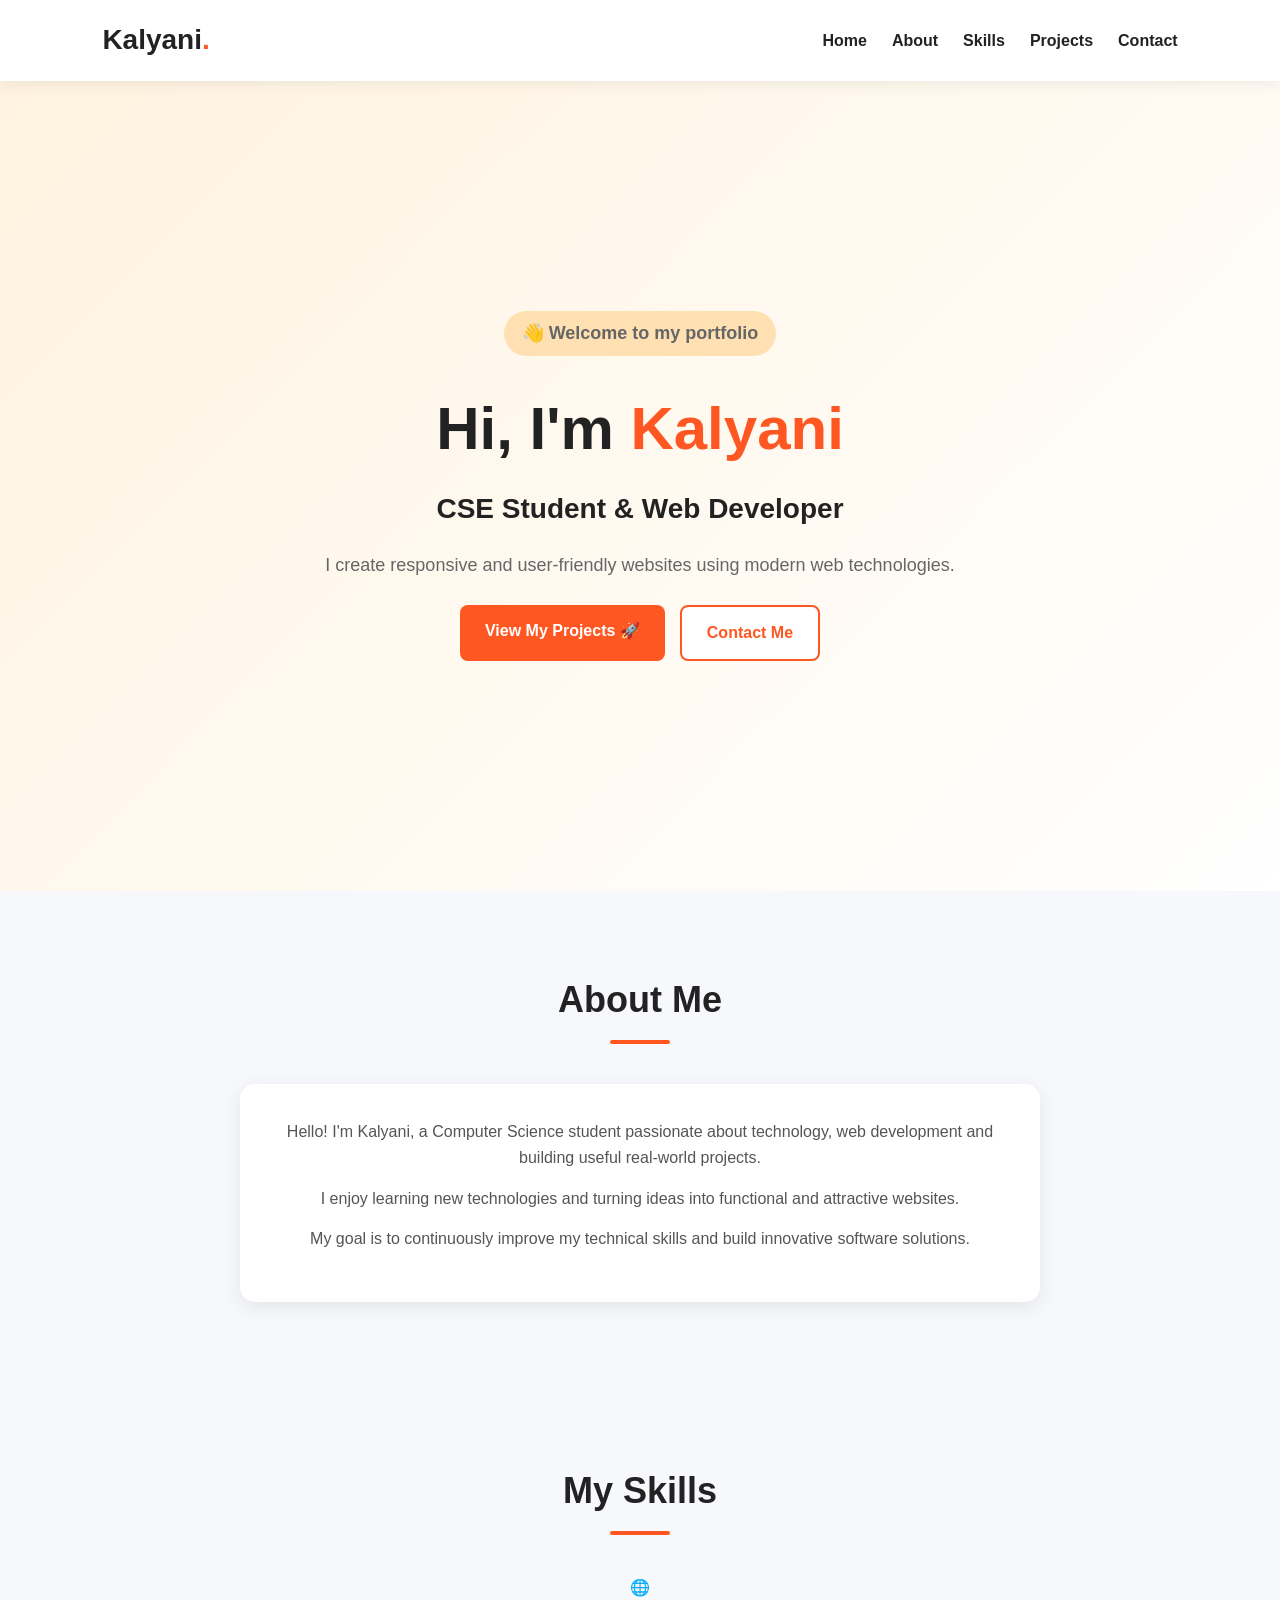
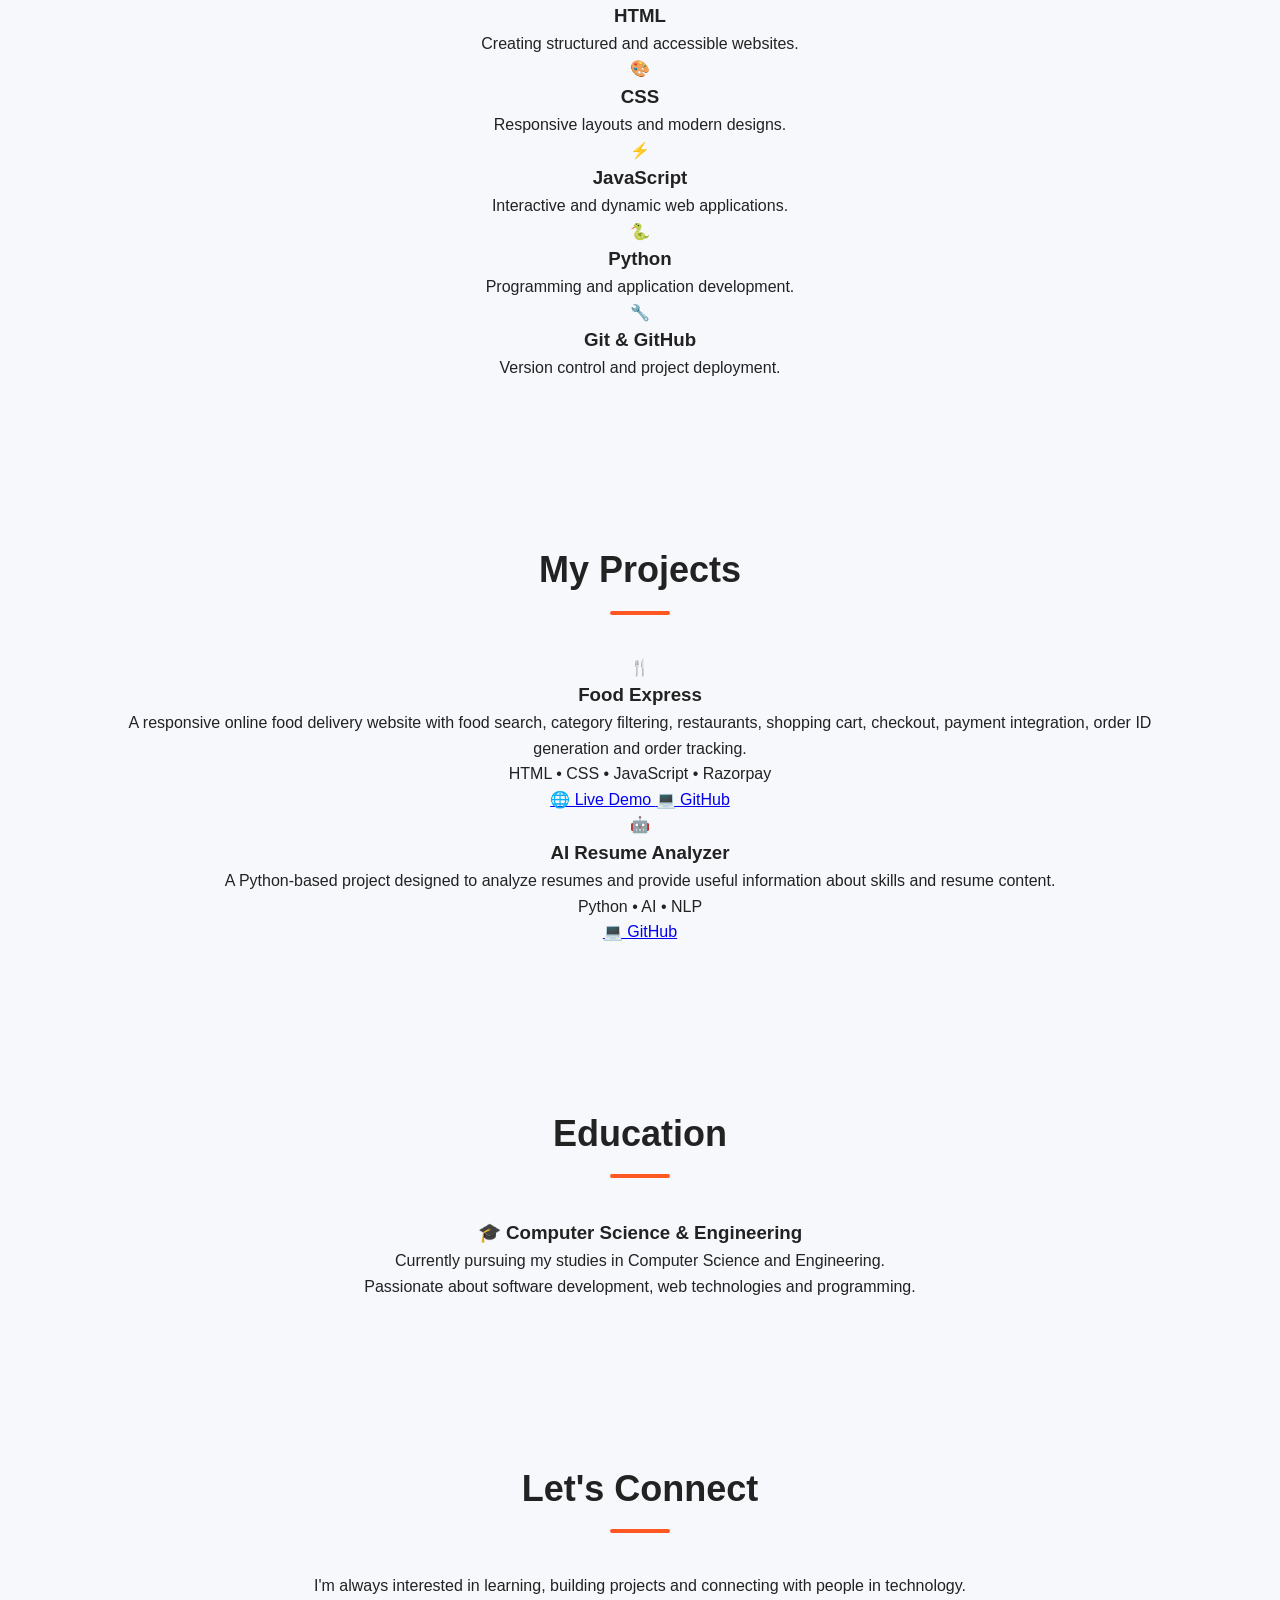
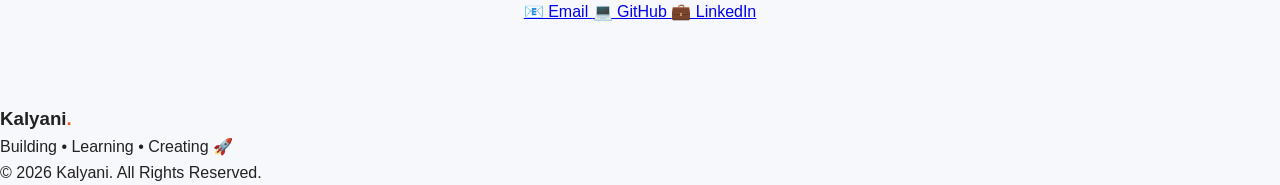
<file: index.html>
<!-- Portfolio website -->
<!DOCTYPE html>
<html lang="en">
<head>
    <meta charset="UTF-8">
    <meta name="viewport" content="width=device-width, initial-scale=1.0">

    <title>Kalyani | Portfolio</title>

    <meta name="description"
          content="Kalyani's professional portfolio - Web Developer and CSE Student">

    <link rel="stylesheet" href="style.css">
</head>

<body>

<!-- ================= HEADER ================= -->

<header>

    <div class="logo">
        Kalyani<span>.</span>
    </div>

    <nav>
        <a href="#home">Home</a>
        <a href="#about">About</a>
        <a href="#skills">Skills</a>
        <a href="#projects">Projects</a>
        <a href="#contact">Contact</a>
    </nav>

</header>


<!-- ================= HOME ================= -->

<section id="home" class="hero">

    <div class="hero-content">

        <p class="tag">👋 Welcome to my portfolio</p>

        <h1>
            Hi, I'm <span>Kalyani</span>
        </h1>

        <h2>
            CSE Student & Web Developer
        </h2>

        <p>
            I create responsive and user-friendly websites
            using modern web technologies.
        </p>

        <div class="hero-buttons">

            <a href="#projects" class="btn">
                View My Projects 🚀
            </a>

            <a href="#contact" class="btn secondary">
                Contact Me
            </a>

        </div>

    </div>

</section>


<!-- ================= ABOUT ================= -->

<section id="about" class="section">

    <h2>About Me</h2>

    <div class="about-box">

        <p>
            Hello! I'm Kalyani, a Computer Science student
            passionate about technology, web development and
            building useful real-world projects.
        </p>

        <p>
            I enjoy learning new technologies and turning ideas
            into functional and attractive websites.
        </p>

        <p>
            My goal is to continuously improve my technical
            skills and build innovative software solutions.
        </p>

    </div>

</section>


<!-- ================= SKILLS ================= -->

<section id="skills" class="section skills-section">

    <h2>My Skills</h2>

    <div class="skills">

        <div class="skill">
            <span>🌐</span>
            <h3>HTML</h3>
            <p>Creating structured and accessible websites.</p>
        </div>

        <div class="skill">
            <span>🎨</span>
            <h3>CSS</h3>
            <p>Responsive layouts and modern designs.</p>
        </div>

        <div class="skill">
            <span>⚡</span>
            <h3>JavaScript</h3>
            <p>Interactive and dynamic web applications.</p>
        </div>

        <div class="skill">
            <span>🐍</span>
            <h3>Python</h3>
            <p>Programming and application development.</p>
        </div>

        <div class="skill">
            <span>🔧</span>
            <h3>Git & GitHub</h3>
            <p>Version control and project deployment.</p>
        </div>

    </div>

</section>


<!-- ================= PROJECTS ================= -->

<section id="projects" class="section">

    <h2>My Projects</h2>

    <div class="projects">

        <!-- FOOD EXPRESS -->

        <div class="project-card">

            <div class="project-icon">
                🍴
            </div>

            <h3>
                Food Express
            </h3>

            <p>
                A responsive online food delivery website with
                food search, category filtering, restaurants,
                shopping cart, checkout, payment integration,
                order ID generation and order tracking.
            </p>

            <div class="tech">
                HTML • CSS • JavaScript • Razorpay
            </div>

            <div class="project-links">

                <a
                    href="https://kukkarikallakalyani.github.io/online-food-delivery/"
                    target="_blank">
                    🌐 Live Demo
                </a>

                <a
                    href="https://github.com/kalyanikukkarikalla"
                    target="_blank">
                    💻 GitHub
                </a>

            </div>

        </div>


        <!-- AI RESUME ANALYZER -->

        <div class="project-card">

            <div class="project-icon">
                🤖
            </div>

            <h3>
                AI Resume Analyzer
            </h3>

            <p>
                A Python-based project designed to analyze
                resumes and provide useful information about
                skills and resume content.
            </p>

            <div class="tech">
                Python • AI • NLP
            </div>

            <div class="project-links">

                <a
                    href="https://github.com/kalyanikukkarikalla-ux"
                    target="_blank">
                    💻 GitHub
                </a>

            </div>

        </div>

    </div>

</section>


<!-- ================= EDUCATION ================= -->

<section class="section education">

    <h2>Education</h2>

    <div class="education-box">

        <h3>🎓 Computer Science & Engineering</h3>

        <p>
            Currently pursuing my studies in Computer Science
            and Engineering.
        </p>

        <p>
            Passionate about software development,
            web technologies and programming.
        </p>

    </div>

</section>


<!-- ================= CONTACT ================= -->

<section id="contact" class="section contact">

    <h2>Let's Connect</h2>

    <p>
        I'm always interested in learning, building projects
        and connecting with people in technology.
    </p>

    <div class="contact-links">

        <a href="mailto:kalyanikukkarikalla@gmail.com">
            📧 Email
        </a>

        <a
            href="https://github.com/kalyanikukkarikalla-ux"
            target="_blank">
            💻 GitHub
        </a>

        <a
            href="https://www.linkedin.com/"
            target="_blank">
            💼 LinkedIn
        </a>

    </div>

</section>


<!-- ================= FOOTER ================= -->

<footer>

    <h3>Kalyani<span>.</span></h3>

    <p>
        Building • Learning • Creating 🚀
    </p>

    <p>
        © 2026 Kalyani. All Rights Reserved.
    </p>

</footer>


<script src="script.js"></script>

</body>
      </html>
</file>
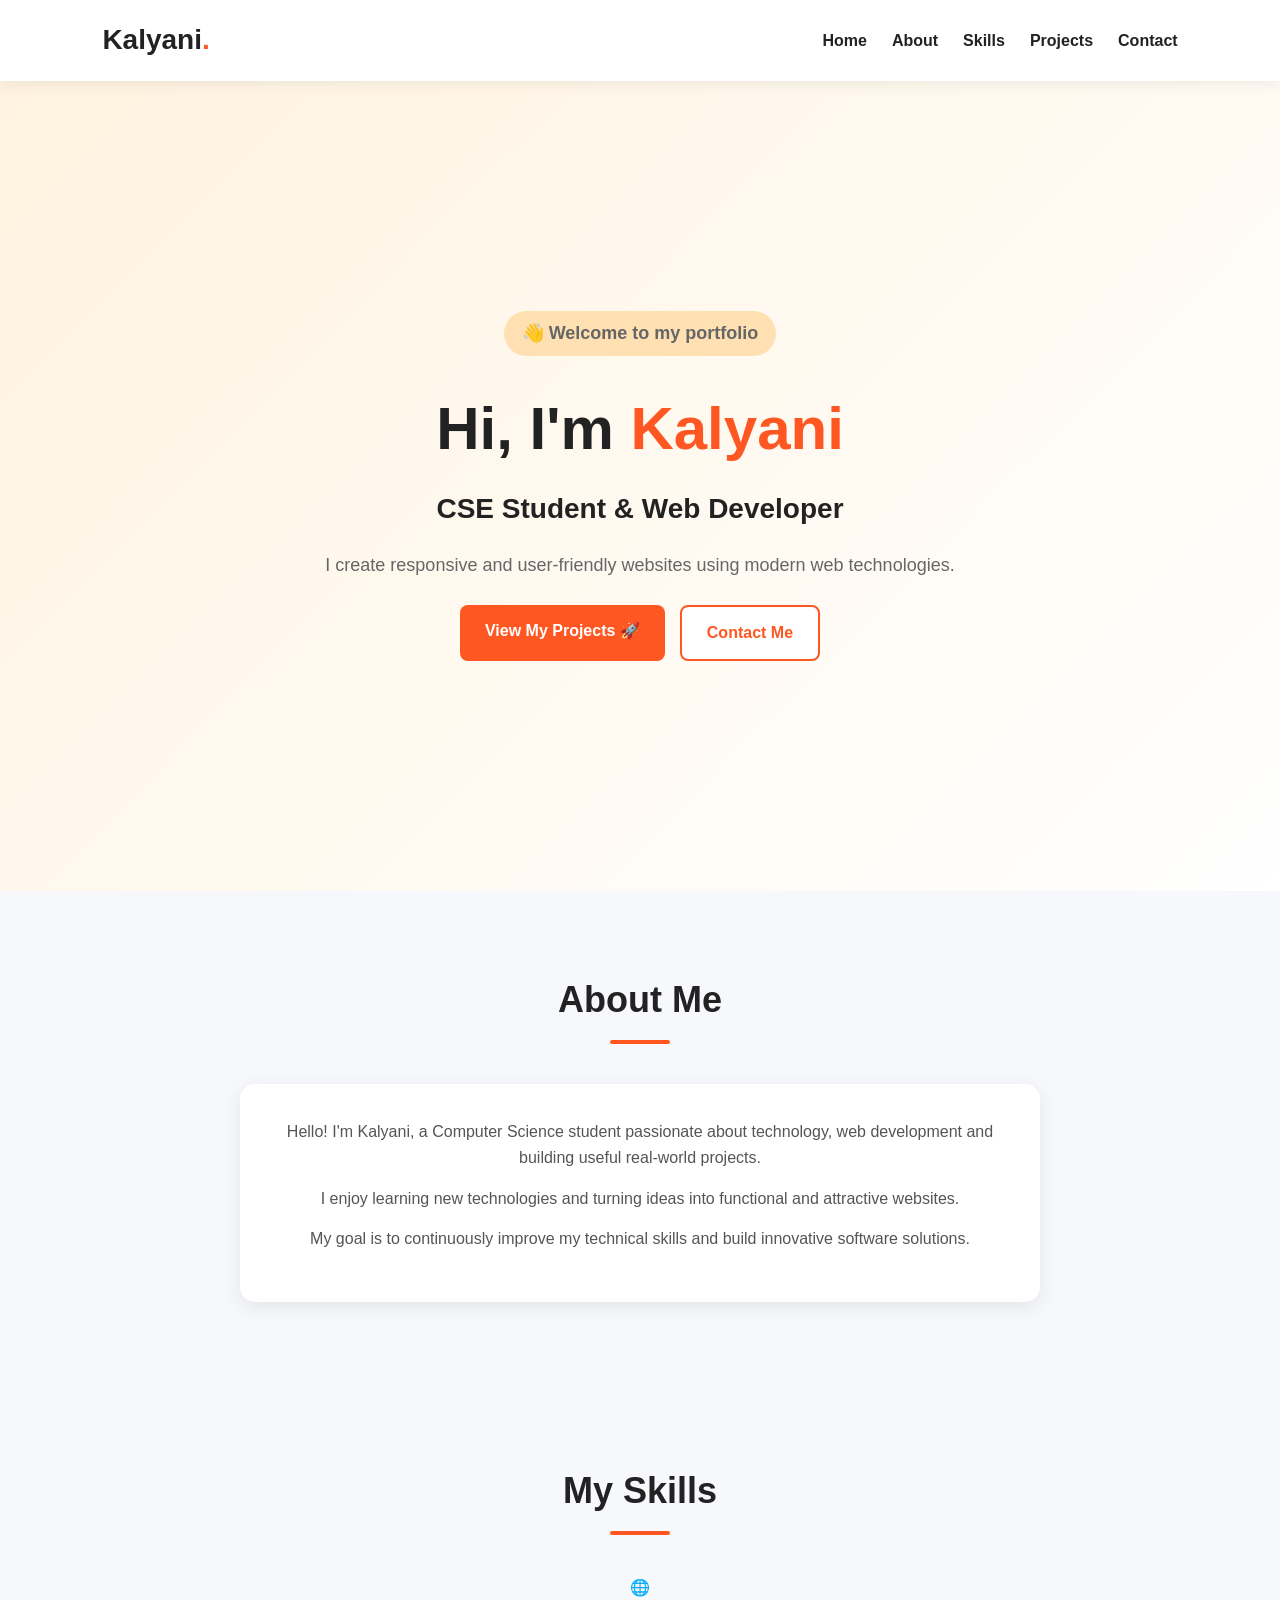
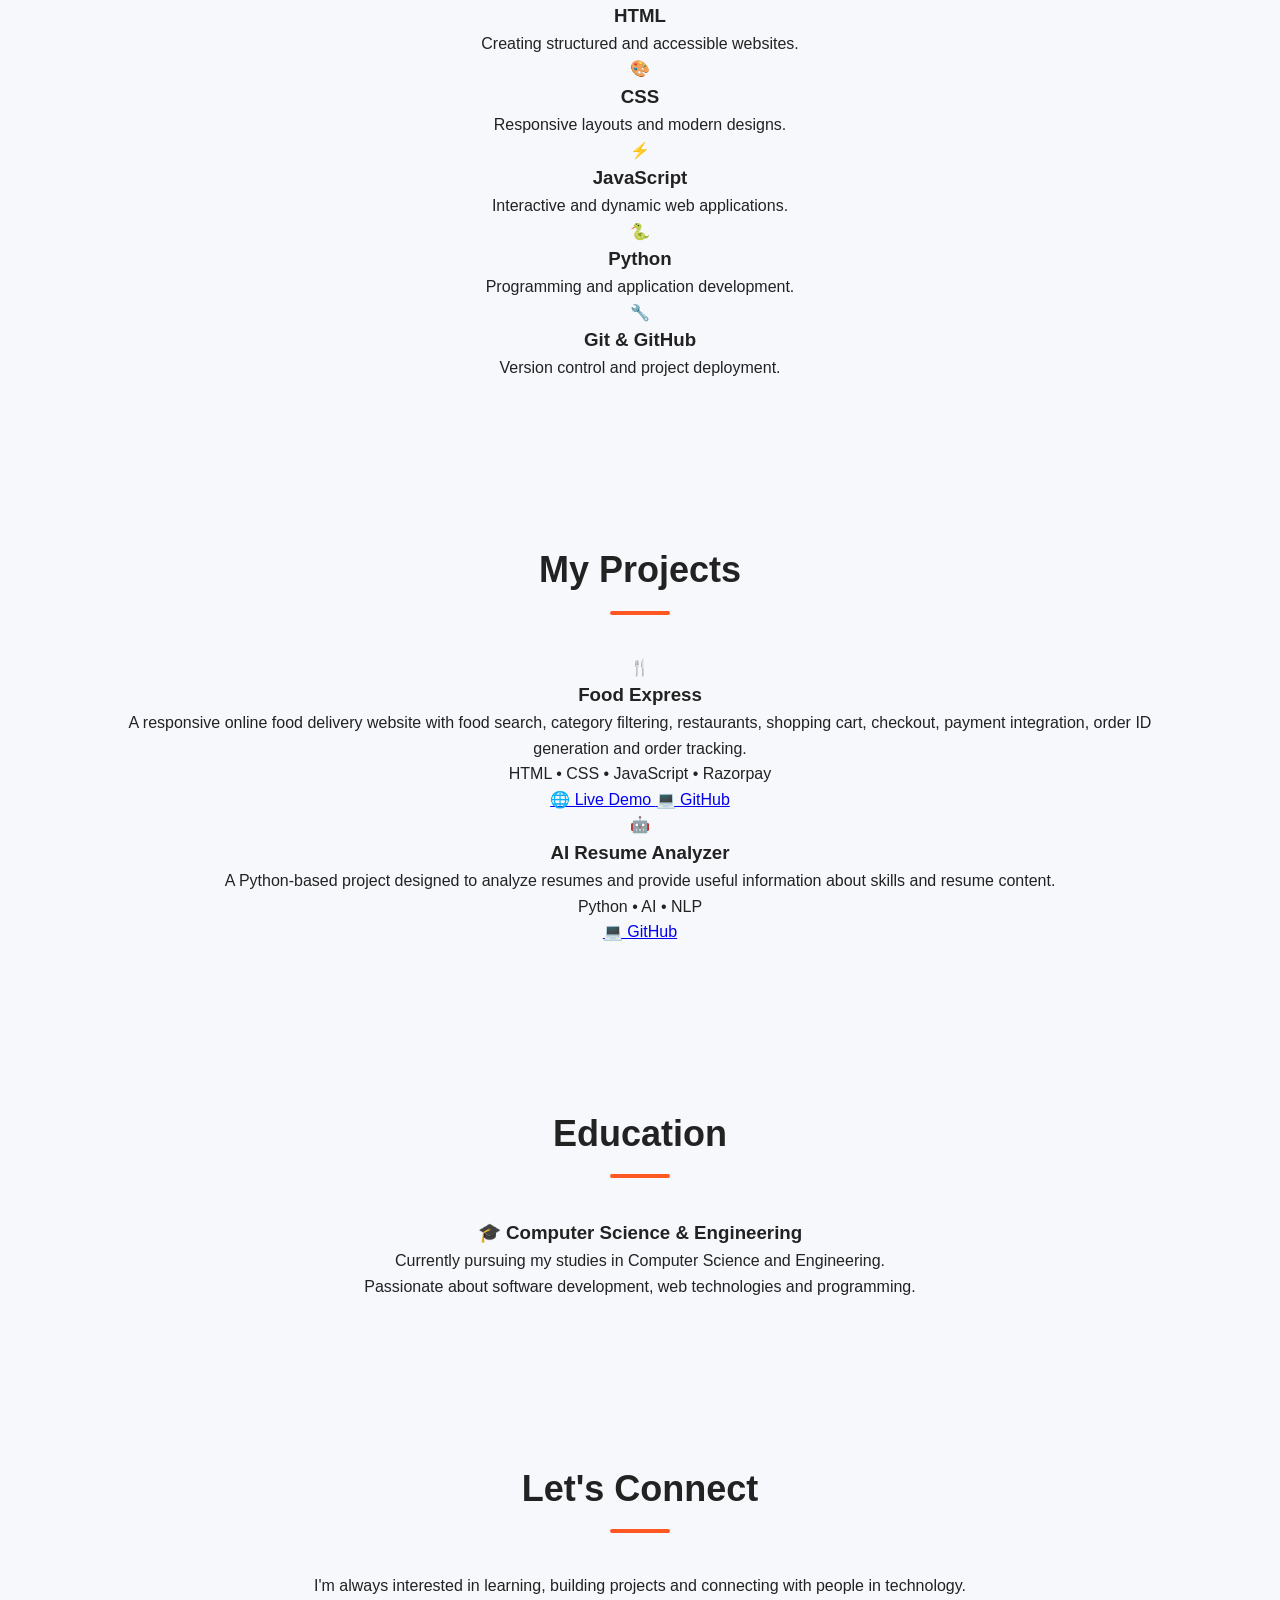
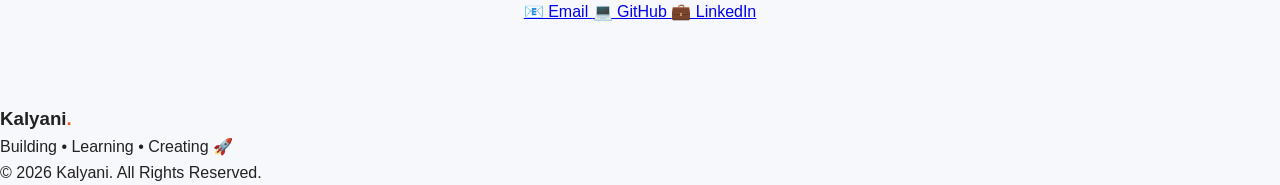
<file: intex.html>
<!-- Portfolio website -->
<!DOCTYPE html>
<html lang="en">
<head>
    <meta charset="UTF-8">
    <meta name="viewport" content="width=device-width, initial-scale=1.0">

    <title>Kalyani | Portfolio</title>

    <meta name="description"
          content="Kalyani's professional portfolio - Web Developer and CSE Student">

    <link rel="stylesheet" href="style.css">
</head>

<body>

<!-- ================= HEADER ================= -->

<header>

    <div class="logo">
        Kalyani<span>.</span>
    </div>

    <nav>
        <a href="#home">Home</a>
        <a href="#about">About</a>
        <a href="#skills">Skills</a>
        <a href="#projects">Projects</a>
        <a href="#contact">Contact</a>
    </nav>

</header>


<!-- ================= HOME ================= -->

<section id="home" class="hero">

    <div class="hero-content">

        <p class="tag">👋 Welcome to my portfolio</p>

        <h1>
            Hi, I'm <span>Kalyani</span>
        </h1>

        <h2>
            CSE Student & Web Developer
        </h2>

        <p>
            I create responsive and user-friendly websites
            using modern web technologies.
        </p>

        <div class="hero-buttons">

            <a href="#projects" class="btn">
                View My Projects 🚀
            </a>

            <a href="#contact" class="btn secondary">
                Contact Me
            </a>

        </div>

    </div>

</section>


<!-- ================= ABOUT ================= -->

<section id="about" class="section">

    <h2>About Me</h2>

    <div class="about-box">

        <p>
            Hello! I'm Kalyani, a Computer Science student
            passionate about technology, web development and
            building useful real-world projects.
        </p>

        <p>
            I enjoy learning new technologies and turning ideas
            into functional and attractive websites.
        </p>

        <p>
            My goal is to continuously improve my technical
            skills and build innovative software solutions.
        </p>

    </div>

</section>


<!-- ================= SKILLS ================= -->

<section id="skills" class="section skills-section">

    <h2>My Skills</h2>

    <div class="skills">

        <div class="skill">
            <span>🌐</span>
            <h3>HTML</h3>
            <p>Creating structured and accessible websites.</p>
        </div>

        <div class="skill">
            <span>🎨</span>
            <h3>CSS</h3>
            <p>Responsive layouts and modern designs.</p>
        </div>

        <div class="skill">
            <span>⚡</span>
            <h3>JavaScript</h3>
            <p>Interactive and dynamic web applications.</p>
        </div>

        <div class="skill">
            <span>🐍</span>
            <h3>Python</h3>
            <p>Programming and application development.</p>
        </div>

        <div class="skill">
            <span>🔧</span>
            <h3>Git & GitHub</h3>
            <p>Version control and project deployment.</p>
        </div>

    </div>

</section>


<!-- ================= PROJECTS ================= -->

<section id="projects" class="section">

    <h2>My Projects</h2>

    <div class="projects">

        <!-- FOOD EXPRESS -->

        <div class="project-card">

            <div class="project-icon">
                🍴
            </div>

            <h3>
                Food Express
            </h3>

            <p>
                A responsive online food delivery website with
                food search, category filtering, restaurants,
                shopping cart, checkout, payment integration,
                order ID generation and order tracking.
            </p>

            <div class="tech">
                HTML • CSS • JavaScript • Razorpay
            </div>

            <div class="project-links">

                <a
                    href="https://kalyanikukkarikalla-ux.github.io/online-food-delivery/"
                    target="_blank">
                    🌐 Live Demo
                </a>

                <a
                    href="https://github.com/kalyanikukkarikalla-ux"
                    target="_blank">
                    💻 GitHub
                </a>

            </div>

        </div>


        <!-- AI RESUME ANALYZER -->

        <div class="project-card">

            <div class="project-icon">
                🤖
            </div>

            <h3>
                AI Resume Analyzer
            </h3>

            <p>
                A Python-based project designed to analyze
                resumes and provide useful information about
                skills and resume content.
            </p>

            <div class="tech">
                Python • AI • NLP
            </div>

            <div class="project-links">

                <a
                    href="https://github.com/kalyanikukkarikalla-ux"
                    target="_blank">
                    💻 GitHub
                </a>

            </div>

        </div>

    </div>

</section>


<!-- ================= EDUCATION ================= -->

<section class="section education">

    <h2>Education</h2>

    <div class="education-box">

        <h3>🎓 Computer Science & Engineering</h3>

        <p>
            Currently pursuing my studies in Computer Science
            and Engineering.
        </p>

        <p>
            Passionate about software development,
            web technologies and programming.
        </p>

    </div>

</section>


<!-- ================= CONTACT ================= -->

<section id="contact" class="section contact">

    <h2>Let's Connect</h2>

    <p>
        I'm always interested in learning, building projects
        and connecting with people in technology.
    </p>

    <div class="contact-links">

        <a href="mailto:kalyanikukkarikalla@gmail.com">
            📧 Email
        </a>

        <a
            href="https://github.com/kalyanikukkarikalla-ux"
            target="_blank">
            💻 GitHub
        </a>

        <a
            href="https://www.linkedin.com/"
            target="_blank">
            💼 LinkedIn
        </a>

    </div>

</section>


<!-- ================= FOOTER ================= -->

<footer>

    <h3>Kalyani<span>.</span></h3>

    <p>
        Building • Learning • Creating 🚀
    </p>

    <p>
        © 2026 Kalyani. All Rights Reserved.
    </p>

</footer>


<script src="script.js"></script>

</body>
      </html>
</file>
<file: style.css>
/* =========================================
   KALYANI PORTFOLIO - STYLE.CSS
   Professional Responsive Design
   ========================================= */

* {
    margin: 0;
    padding: 0;
    box-sizing: border-box;
    scroll-behavior: smooth;
}

body {
    font-family: Arial, sans-serif;
    line-height: 1.6;
    background: #f7f8fc;
    color: #222;
}

/* ================= HEADER ================= */

header {
    position: sticky;
    top: 0;
    z-index: 1000;

    display: flex;
    justify-content: space-between;
    align-items: center;

    padding: 18px 8%;

    background: #ffffff;
    box-shadow: 0 2px 15px rgba(0, 0, 0, 0.08);
}

.logo {
    font-size: 28px;
    font-weight: bold;
}

.logo span,
footer span {
    color: #ff5722;
}

nav {
    display: flex;
    gap: 25px;
}

nav a {
    color: #222;
    text-decoration: none;
    font-weight: bold;
    transition: 0.3s;
}

nav a:hover {
    color: #ff5722;
}

/* ================= HERO ================= */

.hero {
    min-height: 90vh;

    display: flex;
    align-items: center;
    justify-content: center;

    text-align: center;

    padding: 60px 20px;

    background: linear-gradient(
        135deg,
        #fff3e0,
        #ffffff
    );
}

.hero-content {
    max-width: 800px;
}

.tag {
    display: inline-block;

    margin-bottom: 20px;
    padding: 8px 18px;

    border-radius: 30px;

    background: #ffe0b2;
    color: #e64a19;

    font-weight: bold;
}

.hero h1 {
    font-size: 60px;
    margin-bottom: 10px;
}

.hero h1 span {
    color: #ff5722;
}

.hero h2 {
    font-size: 28px;
    margin-bottom: 20px;
}

.hero p {
    font-size: 18px;
    color: #666;
    max-width: 650px;
    margin: 0 auto 25px;
}

.hero-buttons {
    display: flex;
    justify-content: center;
    gap: 15px;
    flex-wrap: wrap;
}

.btn {
    display: inline-block;

    padding: 13px 25px;

    background: #ff5722;
    color: white;

    border-radius: 8px;

    text-decoration: none;
    font-weight: bold;

    transition: 0.3s;
}

.btn:hover {
    background: #e64a19;
    transform: translateY(-2px);
}

.btn.secondary {
    background: white;
    color: #ff5722;
    border: 2px solid #ff5722;
}

.btn.secondary:hover {
    background: #ff5722;
    color: white;
}

/* ================= SECTIONS ================= */

.section {
    padding: 80px 8%;
    text-align: center;
}

.section > h2 {
    font-size: 36px;
    margin-bottom: 40px;
}

.section > h2::after {
    content: "";
    display: block;

    width: 60px;
    height: 4px;

    margin: 12px auto;

    background: #ff5722;
    border-radius: 5px;
}

/* ================= ABOUT ================= */

.about-box {
    max-width: 800px;
    margin: auto;

    padding: 35px;

    background: white;

    border-radius: 15px;

    box-shadow: 0 5px 20px rgba(0, 0, 0, 0.08);
}

.about-box p {
    margin-bottom: 15px;
    color: #555;
}

/* ================= SKILLS ================= */

.skills-section {
    background: #
</file>
